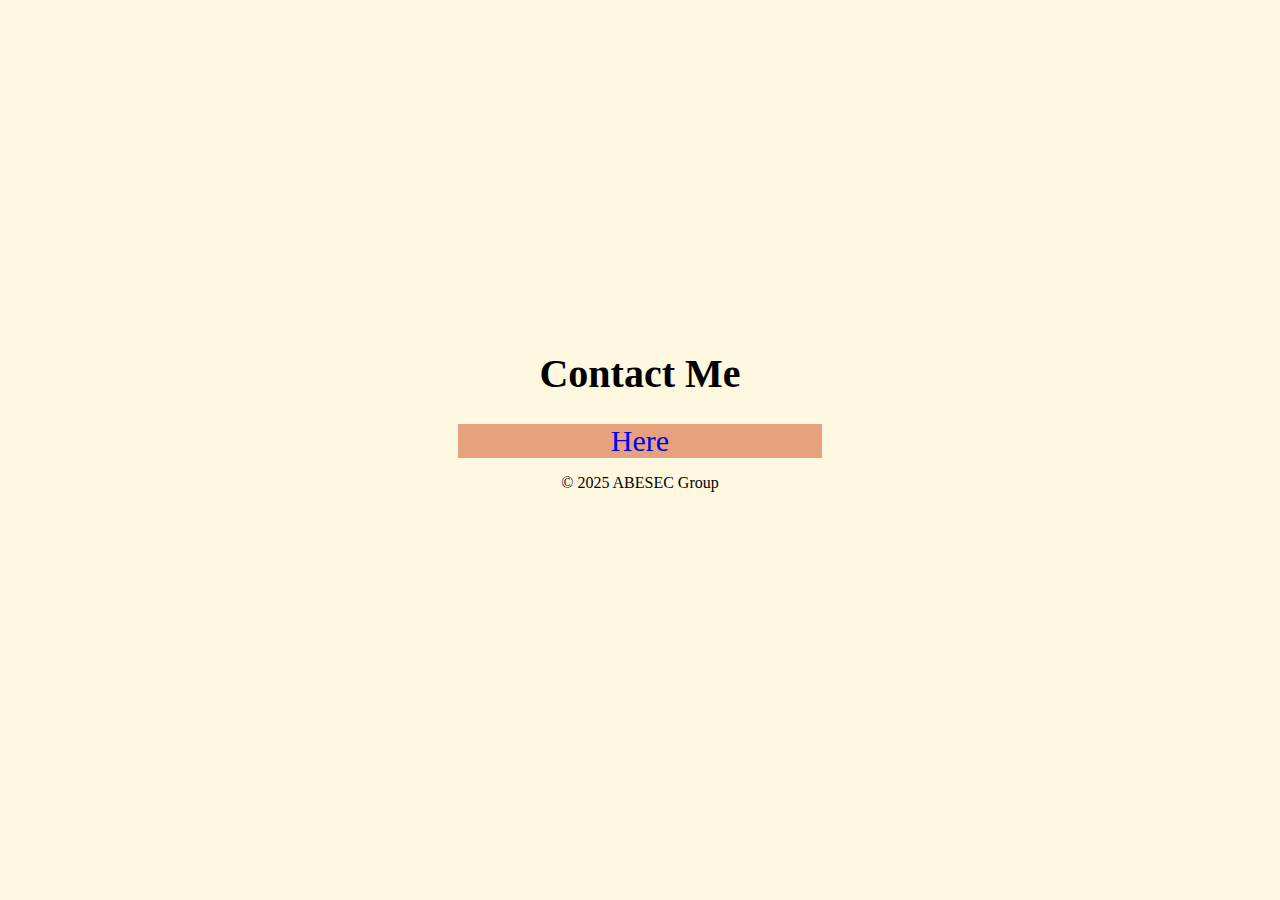
<file: contact.html>
<html>
    <head>
        <title>Contact</title>
    </head>
    <style>
        body{   
            margin-top: 350px;
            background: cadetblue;
            background-color: #fff8e1;
        }

        .msg{
            font-size: 30px;
            text-decoration: solid;
            display: flex;
            justify-content: center;
            background: rgb(230, 162, 125);
            padding: 0;
            margin-right: 450px;
            margin-left: 450px;

        }
    </style>

    <body>
        <center>
            <h1 style="font-size: 40px;">Contact Me</h1>
            <a class="msg" href="https://www.instagram.com/fr.beingdevansh">Here</a>
            <p>© 2025 ABESEC Group</p>
        </center>
    </body>
</html>
</file>
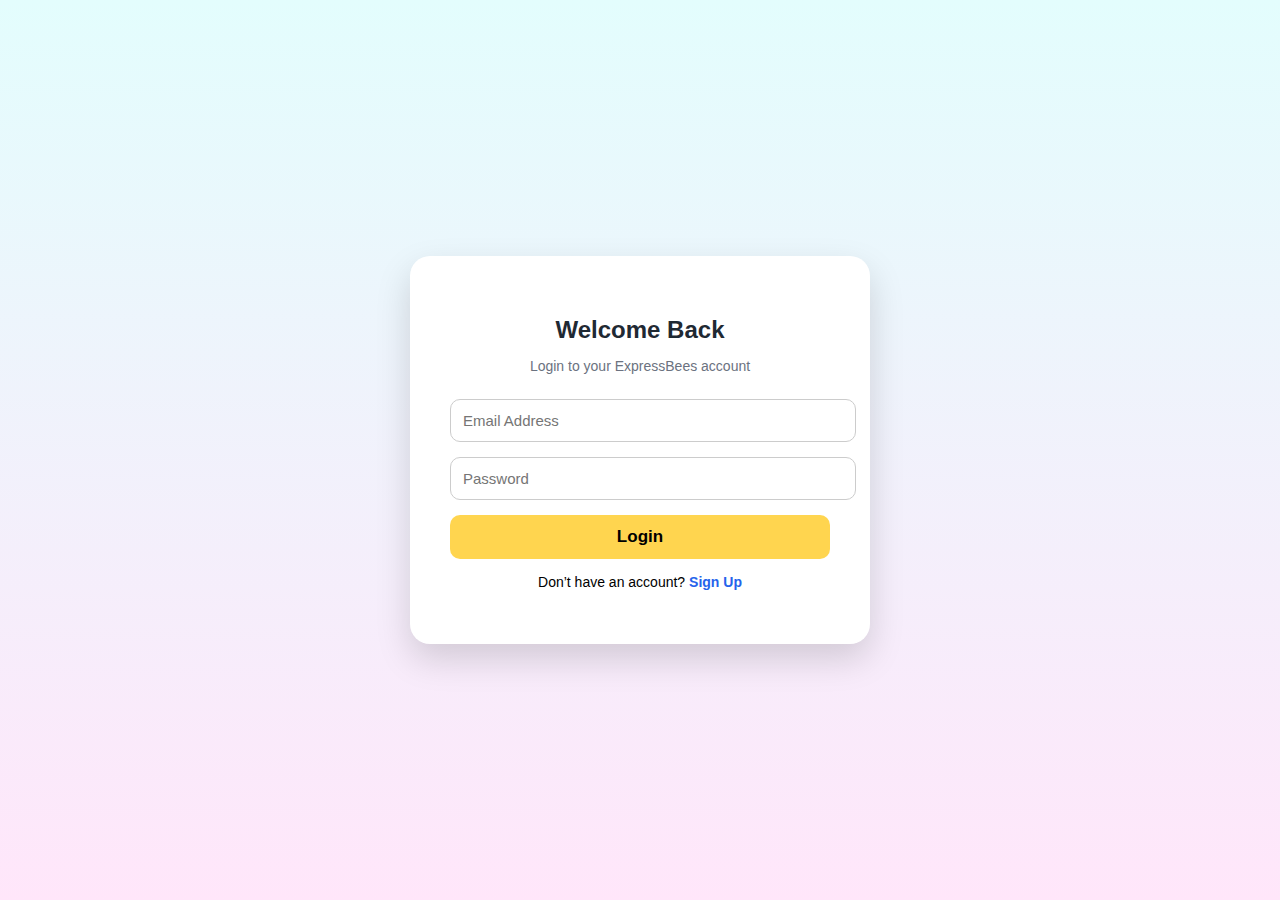
<file: login.html>
<!DOCTYPE html>
<html lang="en">
<head>
<meta charset="UTF-8">
<title>Login | ExpressBees</title>
<meta name="viewport" content="width=device-width, initial-scale=1.0">

<style>
body {
    font-family: Arial, sans-serif;
    background: linear-gradient(to bottom, #e3fdfd, #ffe6fa);
    display: flex;
    justify-content: center;
    align-items: center;
    height: 100vh;
    margin: 0;
}

.login-box {
    background: #ffffff;
    width: 380px;
    padding: 40px;
    border-radius: 20px;
    box-shadow: 0 15px 35px rgba(0,0,0,0.15);
    text-align: center;
}

.login-box h2 {
    margin-bottom: 5px;
    color: #1f2933;
}

.subtitle {
    font-size: 14px;
    margin-bottom: 25px;
    color: #6b7280;
}

.login-box input {
    width: 100%;
    padding: 12px;
    margin-bottom: 15px;
    border-radius: 10px;
    border: 1px solid #ccc;
    font-size: 15px;
}

.login-box input:focus {
    outline: none;
    border-color: #facc15;
}

.login-box button {
    width: 100%;
    padding: 12px;
    background: #ffd54f;
    border: none;
    border-radius: 10px;
    font-size: 17px;
    font-weight: bold;
    cursor: pointer;
}

.login-box button:hover {
    background: #ffca28;
}

.extra-links {
    margin-top: 15px;
    font-size: 14px;
}

.extra-links a {
    color: #2563eb;
    font-weight: bold;
    text-decoration: none;
}

.extra-links a:hover {
    text-decoration: underline;
}
</style>
</head>

<body>

<div class="login-box">
    <h2>Welcome Back</h2>
    <p class="subtitle">Login to your ExpressBees account</p>

    <form>
        <input type="email" placeholder="Email Address" required>
        <input type="password" placeholder="Password" required>

        <button type="submit">Login</button>
    </form>

    <div class="extra-links">
        <p>
            Don’t have an account?
            <a href="signup.html">Sign Up</a>
        </p>
    </div>
</div>

</body>
</html>
</file>
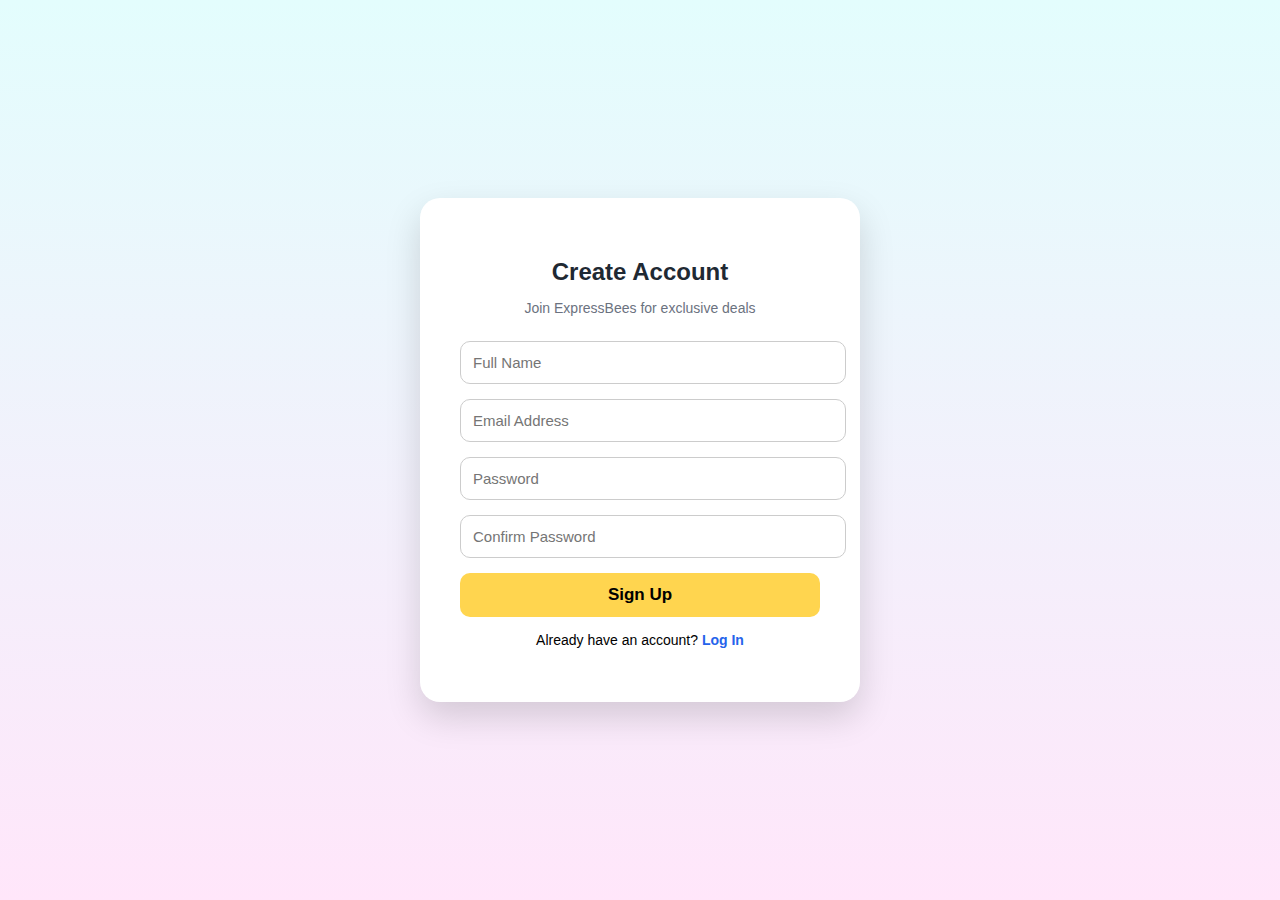
<file: signin.html>
<!DOCTYPE html>
<html lang="en">
<head>
    <meta charset="UTF-8">
    <title>Sign Up | ExpressBees</title>
    <meta name="viewport" content="width=device-width, initial-scale=1.0">

    <style>
        body {
            font-family: Arial, sans-serif;
            background: linear-gradient(to bottom, #e3fdfd, #ffe6fa);
            display: flex;
            justify-content: center;
            align-items: center;
            height: 100vh;
            margin: 0;
        }

        .signup-container {
            background: white;
            padding: 40px;
            width: 360px;
            border-radius: 20px;
            box-shadow: 0 15px 35px rgba(0,0,0,0.15);
            text-align: center;
        }

        .signup-container h2 {
            margin-bottom: 5px;
            color: #1f2933;
        }

        .subtitle {
            font-size: 14px;
            margin-bottom: 25px;
            color: #6b7280;
        }

        .signup-container input {
            width: 100%;
            padding: 12px;
            margin-bottom: 15px;
            border-radius: 10px;
            border: 1px solid #ccc;
            font-size: 15px;
        }

        .signup-container input:focus {
            outline: none;
            border-color: #facc15;
        }

        .signup-container button {
            width: 100%;
            padding: 12px;
            background: #ffd54f;
            border: none;
            border-radius: 10px;
            font-size: 17px;
            font-weight: bold;
            cursor: pointer;
        }

        .signup-container button:hover {
            background: #ffca28;
        }

        .login-link {
            margin-top: 15px;
            font-size: 14px;
        }

        .login-link a {
            color: #2563eb;
            font-weight: bold;
            text-decoration: none;
        }
    </style>
</head>

<body>

<div class="signup-container">
    <h2>Create Account</h2>
    <p class="subtitle">Join ExpressBees for exclusive deals</p>

    <form>
        <input type="text" placeholder="Full Name" required>
        <input type="email" placeholder="Email Address" required>
        <input type="password" placeholder="Password" required>
        <input type="password" placeholder="Confirm Password" required>

        <button type="submit">Sign Up</button>
    </form>

    <p class="login-link">
        Already have an account?
        <a href="login.html">Log In</a>
    </p>
</div>

</body>
</html>
</file>
